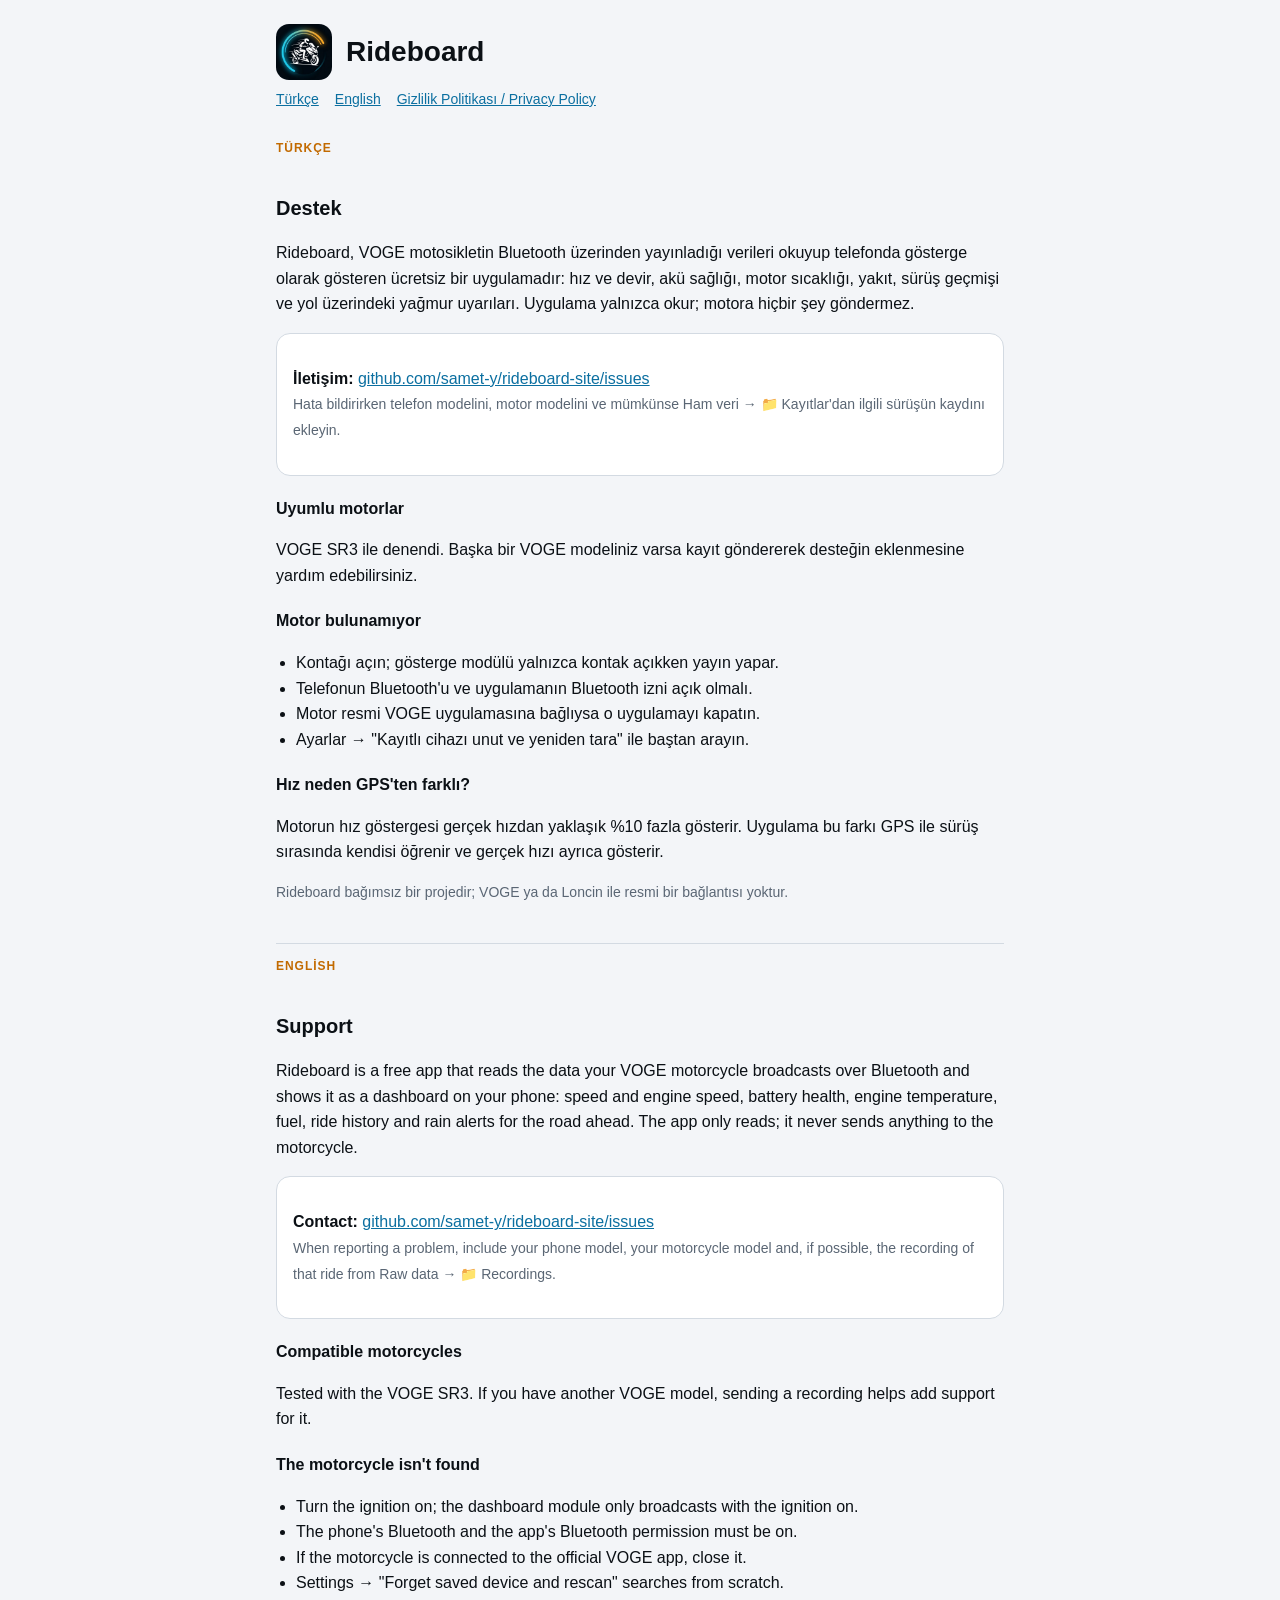
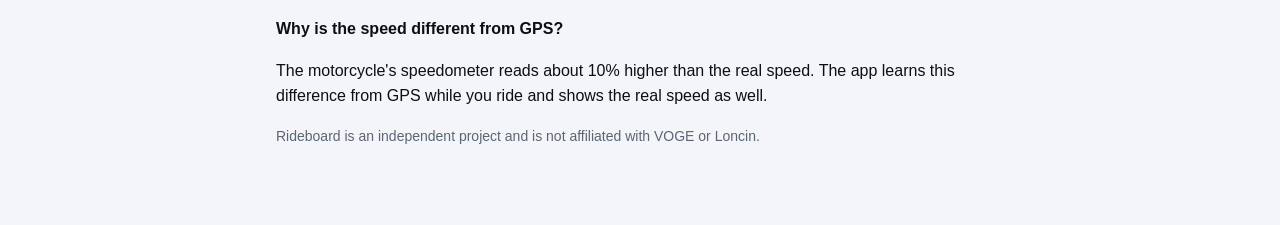
<file: index.html>
<!doctype html>
<html lang="tr">
<head>
<meta charset="utf-8">
<meta name="viewport" content="width=device-width, initial-scale=1">
<title>Rideboard · Destek / Support</title>
<link rel="icon" href="icon.png">
<link rel="stylesheet" href="style.css">
</head>
<body>
<main>
<header>
  <img src="icon.png" alt="">
  <h1>Rideboard</h1>
</header>
<nav>
  <a href="#tr">Türkçe</a>
  <a href="#en">English</a>
  <a href="privacy.html">Gizlilik Politikası / Privacy Policy</a>
</nav>

<section id="tr">
<span class="tag">Türkçe</span>
<h2>Destek</h2>
<p>Rideboard, VOGE motosikletin Bluetooth üzerinden yayınladığı verileri
okuyup telefonda gösterge olarak gösteren ücretsiz bir uygulamadır: hız ve
devir, akü sağlığı, motor sıcaklığı, yakıt, sürüş geçmişi ve yol üzerindeki
yağmur uyarıları. Uygulama yalnızca okur; motora hiçbir şey göndermez.</p>

<div class="card">
<p><strong>İletişim:</strong>
<a href="https://github.com/samet-y/rideboard-site/issues">github.com/samet-y/rideboard-site/issues</a><br>
<span class="dim">Hata bildirirken telefon modelini, motor modelini ve
mümkünse Ham veri → 📁 Kayıtlar'dan ilgili sürüşün kaydını ekleyin.</span></p>
</div>

<h3>Uyumlu motorlar</h3>
<p>VOGE SR3 ile denendi. Başka bir VOGE modeliniz varsa kayıt göndererek
desteğin eklenmesine yardım edebilirsiniz.</p>

<h3>Motor bulunamıyor</h3>
<ul>
  <li>Kontağı açın; gösterge modülü yalnızca kontak açıkken yayın yapar.</li>
  <li>Telefonun Bluetooth'u ve uygulamanın Bluetooth izni açık olmalı.</li>
  <li>Motor resmi VOGE uygulamasına bağlıysa o uygulamayı kapatın.</li>
  <li>Ayarlar → "Kayıtlı cihazı unut ve yeniden tara" ile baştan arayın.</li>
</ul>

<h3>Hız neden GPS'ten farklı?</h3>
<p>Motorun hız göstergesi gerçek hızdan yaklaşık %10 fazla gösterir. Uygulama
bu farkı GPS ile sürüş sırasında kendisi öğrenir ve gerçek hızı ayrıca
gösterir.</p>

<p class="dim">Rideboard bağımsız bir projedir; VOGE ya da Loncin ile resmi
bir bağlantısı yoktur.</p>
</section>

<section id="en" class="lang">
<span class="tag">English</span>
<h2>Support</h2>
<p>Rideboard is a free app that reads the data your VOGE motorcycle
broadcasts over Bluetooth and shows it as a dashboard on your phone: speed and
engine speed, battery health, engine temperature, fuel, ride history and rain
alerts for the road ahead. The app only reads; it never sends anything to the
motorcycle.</p>

<div class="card">
<p><strong>Contact:</strong>
<a href="https://github.com/samet-y/rideboard-site/issues">github.com/samet-y/rideboard-site/issues</a><br>
<span class="dim">When reporting a problem, include your phone model, your
motorcycle model and, if possible, the recording of that ride from Raw data →
📁 Recordings.</span></p>
</div>

<h3>Compatible motorcycles</h3>
<p>Tested with the VOGE SR3. If you have another VOGE model, sending a
recording helps add support for it.</p>

<h3>The motorcycle isn't found</h3>
<ul>
  <li>Turn the ignition on; the dashboard module only broadcasts with the
  ignition on.</li>
  <li>The phone's Bluetooth and the app's Bluetooth permission must be on.</li>
  <li>If the motorcycle is connected to the official VOGE app, close it.</li>
  <li>Settings → "Forget saved device and rescan" searches from scratch.</li>
</ul>

<h3>Why is the speed different from GPS?</h3>
<p>The motorcycle's speedometer reads about 10% higher than the real speed.
The app learns this difference from GPS while you ride and shows the real speed
as well.</p>

<p class="dim">Rideboard is an independent project and is not affiliated with
VOGE or Loncin.</p>
</section>
</main>
</body>
</html>
</file>
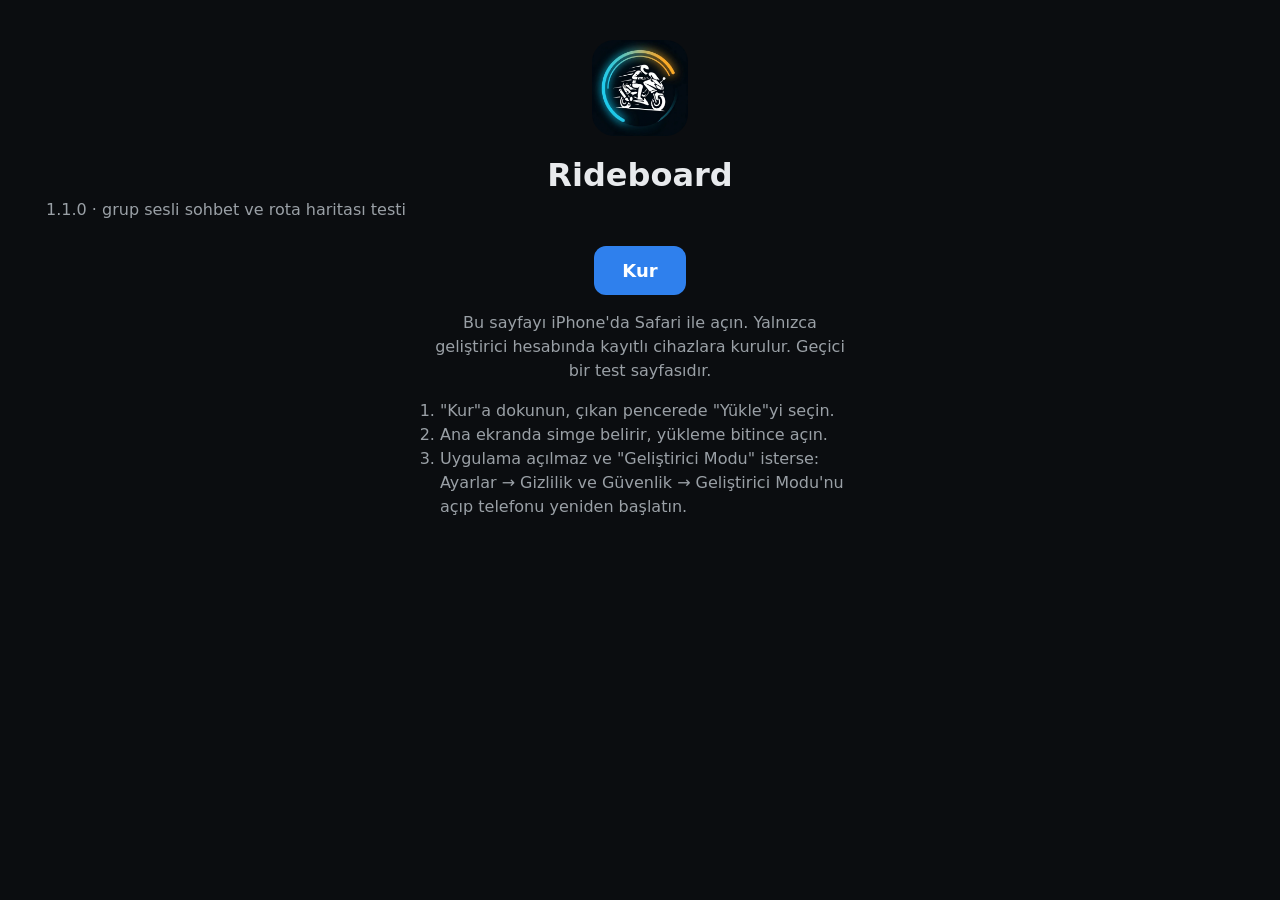
<file: install/index.html>
<!doctype html>
<html lang="tr">
<head>
<meta charset="utf-8">
<meta name="viewport" content="width=device-width, initial-scale=1">
<meta name="robots" content="noindex, nofollow">
<title>Rideboard kurulumu</title>
<style>
  body { font-family: -apple-system, system-ui, sans-serif; background: #0b0d10; color: #e8eaed; margin: 0; padding: 40px 16px; text-align: center; }
  img { width: 96px; height: 96px; border-radius: 22px; }
  h1 { margin: 16px 0 4px; }
  .ver { color: #9aa0a6; margin: 0; }
  a.btn { display: inline-block; margin-top: 24px; padding: 14px 28px; border-radius: 12px; background: #2f80ed; color: #fff; text-decoration: none; font-size: 18px; font-weight: 600; }
  p { color: #9aa0a6; max-width: 420px; margin: 16px auto; line-height: 1.5; }
  ol { text-align: left; color: #9aa0a6; max-width: 420px; margin: 16px auto; line-height: 1.5; padding-left: 20px; }
</style>
</head>
<body>
  <img src="../icon.png" alt="">
  <h1>Rideboard</h1>
  <p class="ver">1.1.0 · grup sesli sohbet ve rota haritası testi</p>
  <a class="btn" href="itms-services://?action=download-manifest&amp;url=https://samet-y.github.io/rideboard-site/install/manifest.plist">Kur</a>
  <p>Bu sayfayı iPhone'da Safari ile açın. Yalnızca geliştirici hesabında kayıtlı cihazlara kurulur. Geçici bir test sayfasıdır.</p>
  <ol>
    <li>"Kur"a dokunun, çıkan pencerede "Yükle"yi seçin.</li>
    <li>Ana ekranda simge belirir, yükleme bitince açın.</li>
    <li>Uygulama açılmaz ve "Geliştirici Modu" isterse: Ayarlar → Gizlilik ve Güvenlik → Geliştirici Modu'nu açıp telefonu yeniden başlatın.</li>
  </ol>
</body>
</html>
</file>
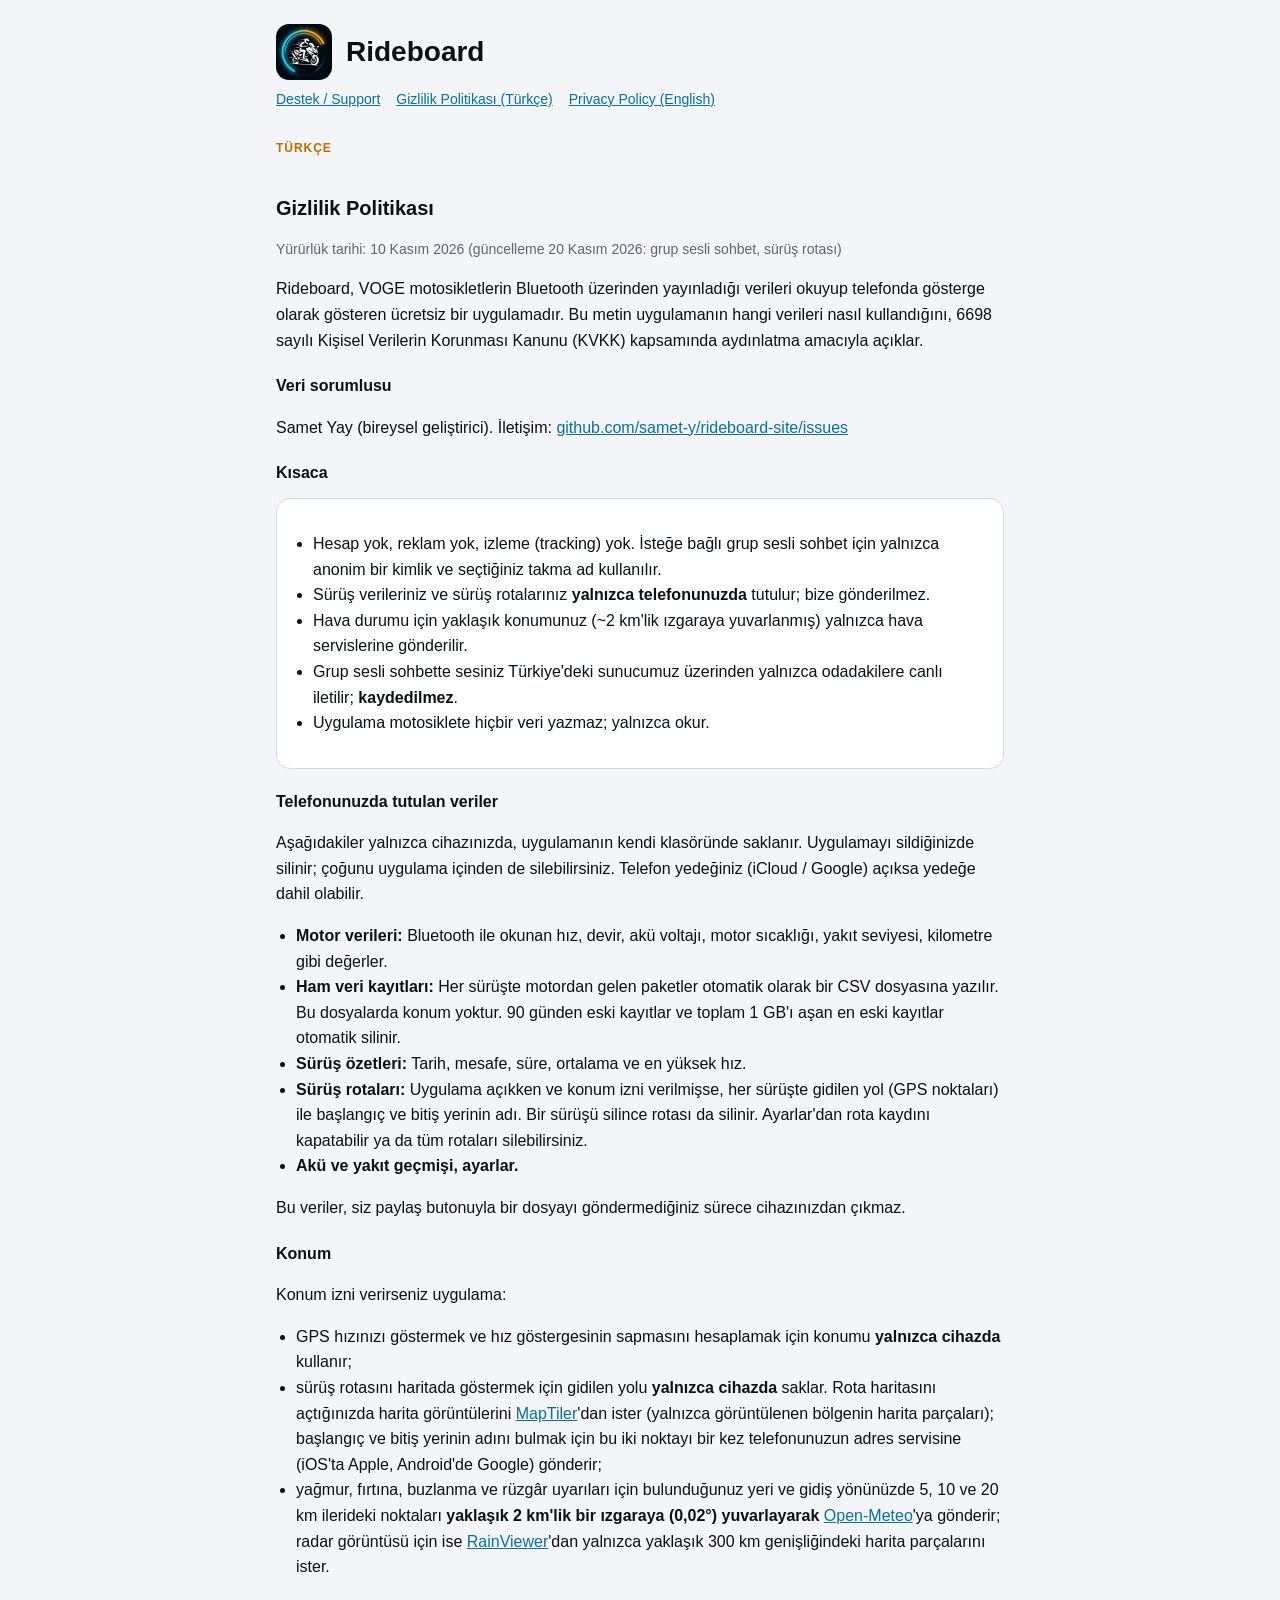
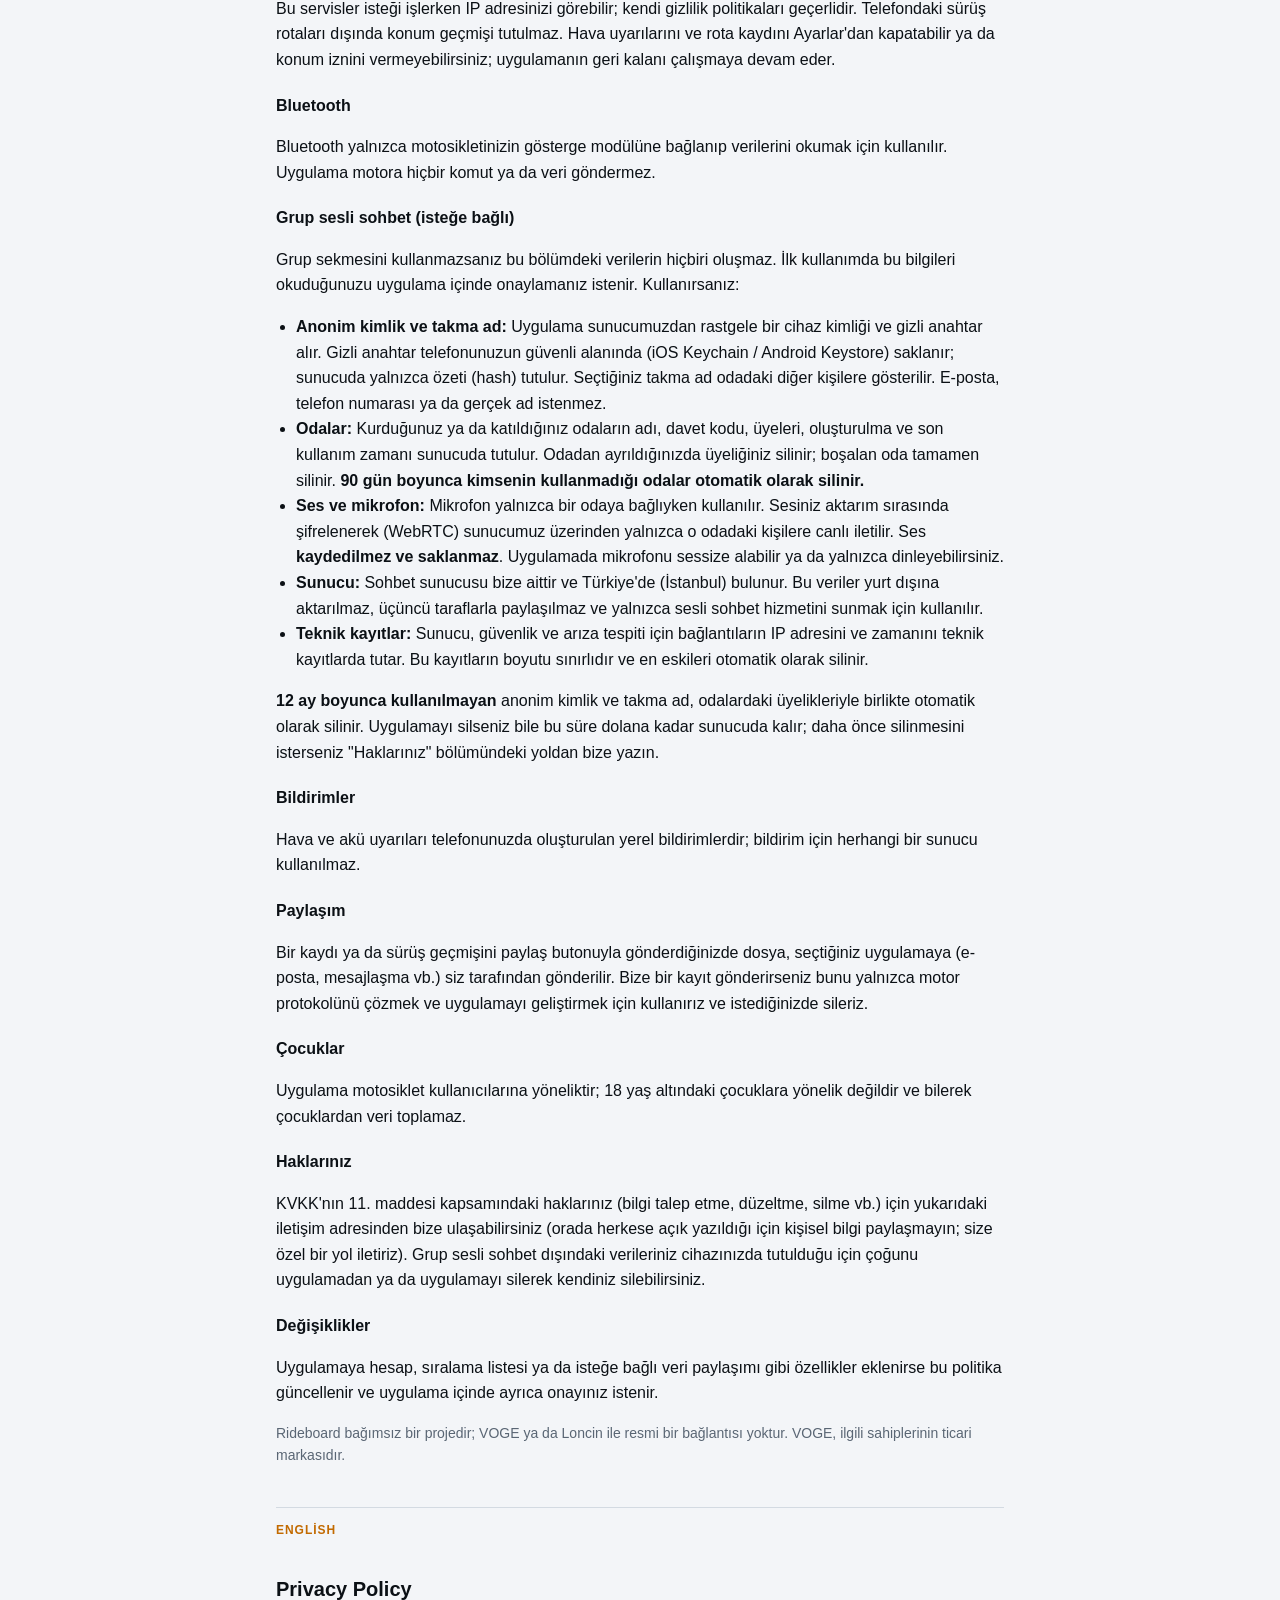
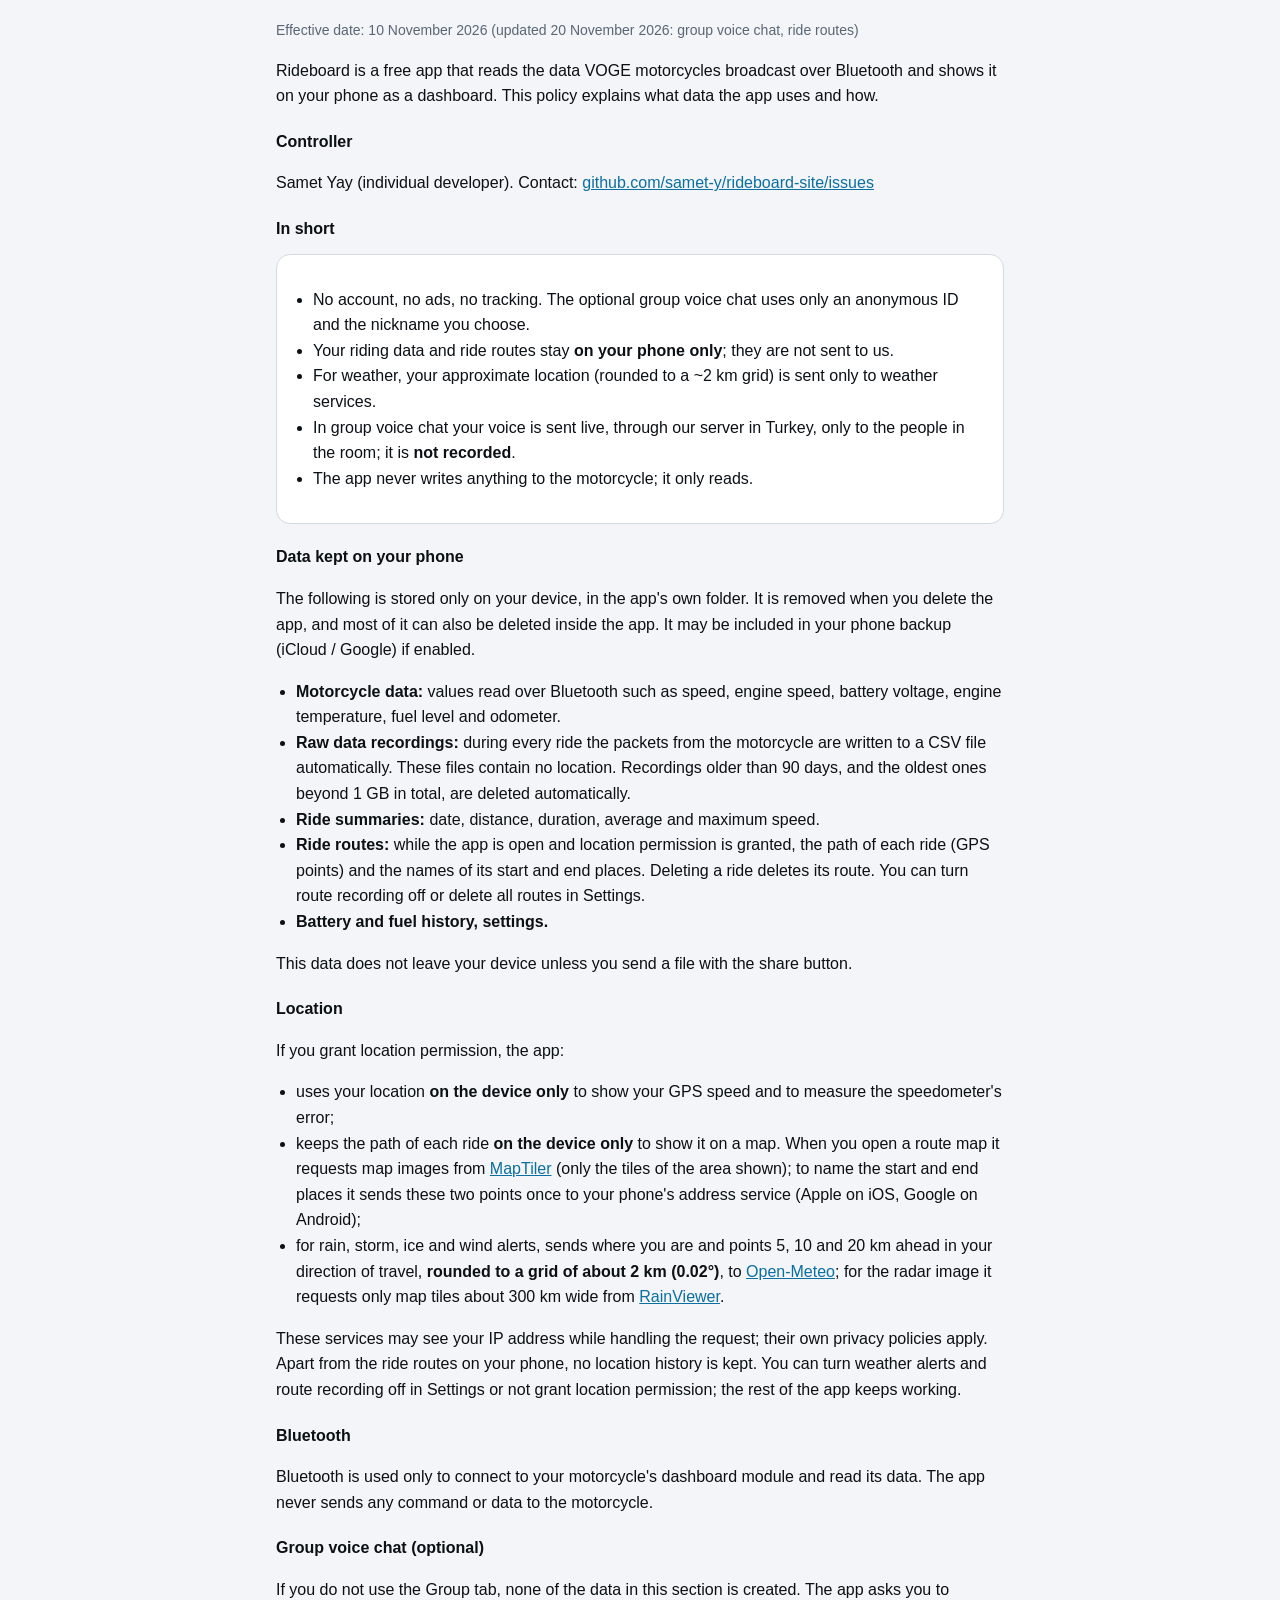
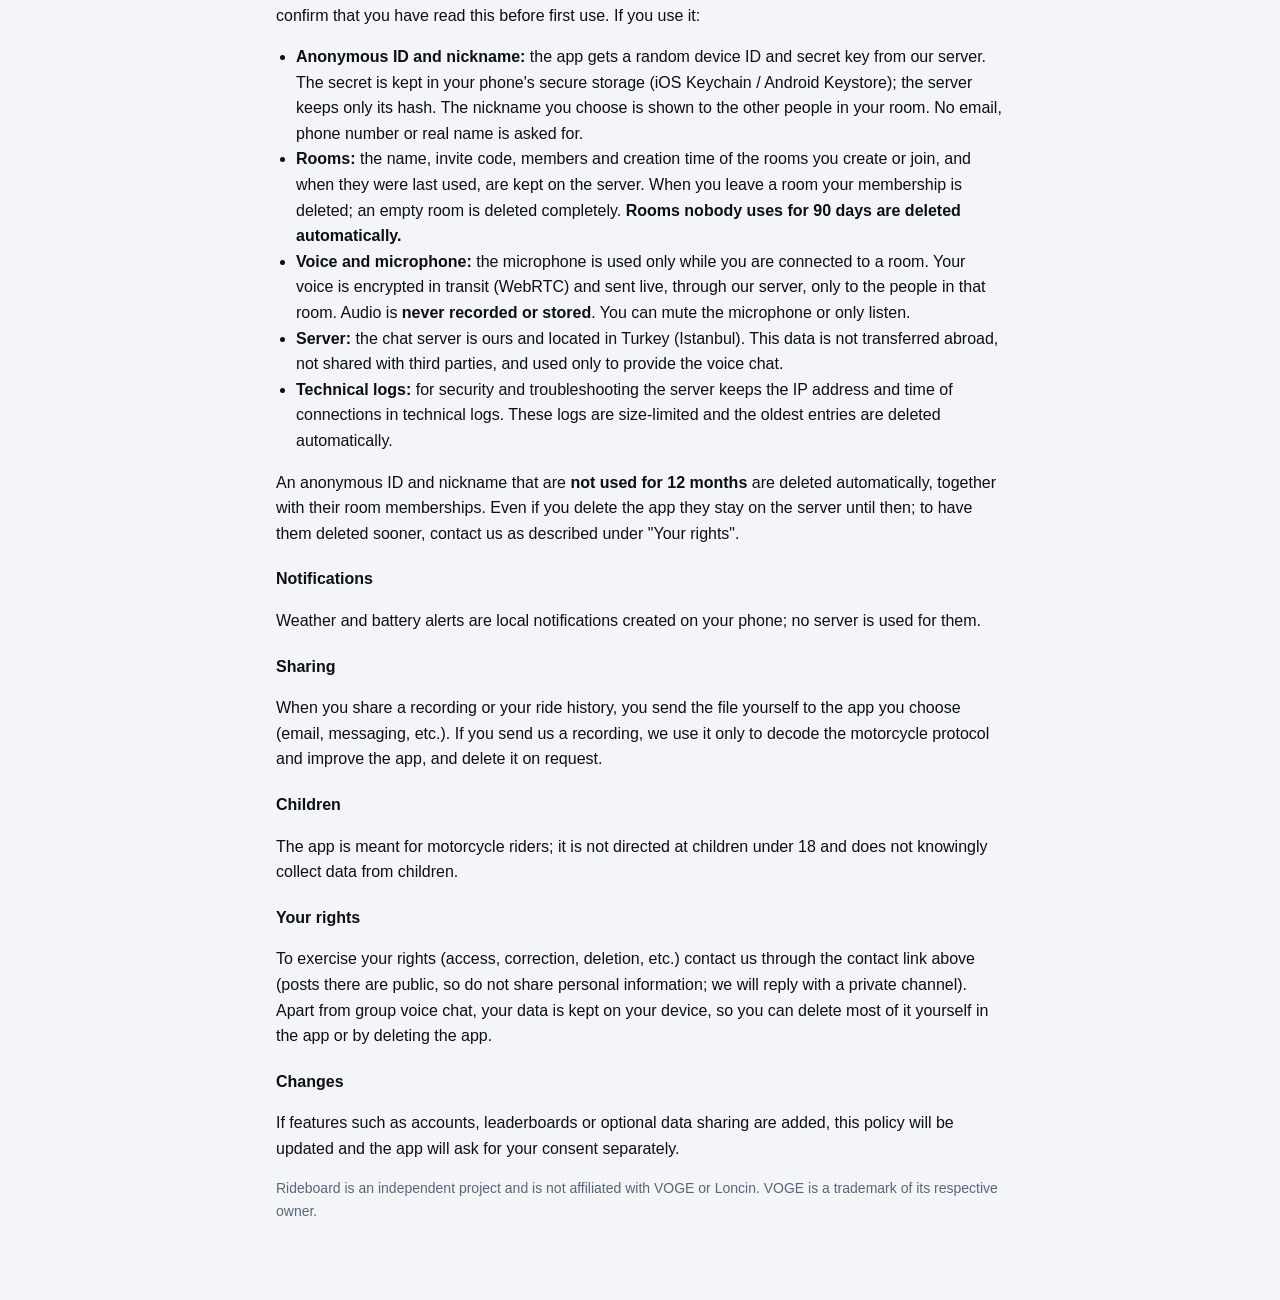
<file: privacy.html>
<!doctype html>
<html lang="tr">
<head>
<meta charset="utf-8">
<meta name="viewport" content="width=device-width, initial-scale=1">
<title>Rideboard · Gizlilik Politikası / Privacy Policy</title>
<link rel="icon" href="icon.png">
<link rel="stylesheet" href="style.css">
</head>
<body>
<main>
<header>
  <img src="icon.png" alt="">
  <h1>Rideboard</h1>
</header>
<nav>
  <a href="index.html">Destek / Support</a>
  <a href="#tr">Gizlilik Politikası (Türkçe)</a>
  <a href="#en">Privacy Policy (English)</a>
</nav>

<section id="tr">
<span class="tag">Türkçe</span>
<h2>Gizlilik Politikası</h2>
<p class="dim">Yürürlük tarihi: 10 Kasım 2026 (güncelleme 20 Kasım 2026: grup sesli sohbet, sürüş rotası)</p>

<p>Rideboard, VOGE motosikletlerin Bluetooth üzerinden yayınladığı verileri
okuyup telefonda gösterge olarak gösteren ücretsiz bir uygulamadır. Bu metin
uygulamanın hangi verileri nasıl kullandığını, 6698 sayılı Kişisel Verilerin
Korunması Kanunu (KVKK) kapsamında aydınlatma amacıyla açıklar.</p>

<h3>Veri sorumlusu</h3>
<p>Samet Yay (bireysel geliştirici). İletişim:
<a href="https://github.com/samet-y/rideboard-site/issues">github.com/samet-y/rideboard-site/issues</a></p>

<h3>Kısaca</h3>
<div class="card">
<ul>
  <li>Hesap yok, reklam yok, izleme (tracking) yok. İsteğe bağlı grup sesli
  sohbet için yalnızca anonim bir kimlik ve seçtiğiniz takma ad kullanılır.</li>
  <li>Sürüş verileriniz ve sürüş rotalarınız <strong>yalnızca
  telefonunuzda</strong> tutulur; bize gönderilmez.</li>
  <li>Hava durumu için yaklaşık konumunuz (~2 km'lik ızgaraya yuvarlanmış) yalnızca hava
  servislerine gönderilir.</li>
  <li>Grup sesli sohbette sesiniz Türkiye'deki sunucumuz üzerinden yalnızca
  odadakilere canlı iletilir; <strong>kaydedilmez</strong>.</li>
  <li>Uygulama motosiklete hiçbir veri yazmaz; yalnızca okur.</li>
</ul>
</div>

<h3>Telefonunuzda tutulan veriler</h3>
<p>Aşağıdakiler yalnızca cihazınızda, uygulamanın kendi klasöründe saklanır.
Uygulamayı sildiğinizde silinir; çoğunu uygulama içinden de silebilirsiniz.
Telefon yedeğiniz (iCloud / Google) açıksa yedeğe dahil olabilir.</p>
<ul>
  <li><strong>Motor verileri:</strong> Bluetooth ile okunan hız, devir, akü
  voltajı, motor sıcaklığı, yakıt seviyesi, kilometre gibi değerler.</li>
  <li><strong>Ham veri kayıtları:</strong> Her sürüşte motordan gelen paketler
  otomatik olarak bir CSV dosyasına yazılır. Bu dosyalarda konum yoktur. 90
  günden eski kayıtlar ve toplam 1 GB'ı aşan en eski kayıtlar otomatik
  silinir.</li>
  <li><strong>Sürüş özetleri:</strong> Tarih, mesafe, süre, ortalama ve
  en yüksek hız.</li>
  <li><strong>Sürüş rotaları:</strong> Uygulama açıkken ve konum izni
  verilmişse, her sürüşte gidilen yol (GPS noktaları) ile başlangıç ve bitiş
  yerinin adı. Bir sürüşü silince rotası da silinir. Ayarlar'dan rota kaydını
  kapatabilir ya da tüm rotaları silebilirsiniz.</li>
  <li><strong>Akü ve yakıt geçmişi, ayarlar.</strong></li>
</ul>
<p>Bu veriler, siz paylaş butonuyla bir dosyayı göndermediğiniz sürece
cihazınızdan çıkmaz.</p>

<h3>Konum</h3>
<p>Konum izni verirseniz uygulama:</p>
<ul>
  <li>GPS hızınızı göstermek ve hız göstergesinin sapmasını hesaplamak için
  konumu <strong>yalnızca cihazda</strong> kullanır;</li>
  <li>sürüş rotasını haritada göstermek için gidilen yolu <strong>yalnızca
  cihazda</strong> saklar. Rota haritasını açtığınızda harita görüntülerini
  <a href="https://www.maptiler.com/privacy-policy/">MapTiler</a>'dan ister
  (yalnızca görüntülenen bölgenin harita parçaları); başlangıç ve bitiş
  yerinin adını bulmak için bu iki noktayı bir kez telefonunuzun adres
  servisine (iOS'ta Apple, Android'de Google) gönderir;</li>
  <li>yağmur, fırtına, buzlanma ve rüzgâr uyarıları için bulunduğunuz yeri ve
  gidiş yönünüzde 5, 10 ve 20 km ilerideki noktaları
  <strong>yaklaşık 2 km'lik bir ızgaraya (0,02°) yuvarlayarak</strong>
  <a href="https://open-meteo.com/en/terms">Open-Meteo</a>'ya gönderir;
  radar görüntüsü için ise
  <a href="https://www.rainviewer.com/privacy.html">RainViewer</a>'dan
  yalnızca yaklaşık 300 km genişliğindeki harita parçalarını ister.</li>
</ul>
<p>Bu servisler isteği işlerken IP adresinizi görebilir; kendi gizlilik
politikaları geçerlidir. Telefondaki sürüş rotaları dışında konum geçmişi
tutulmaz. Hava uyarılarını ve rota kaydını Ayarlar'dan kapatabilir ya da
konum iznini vermeyebilirsiniz; uygulamanın geri kalanı çalışmaya devam
eder.</p>

<h3>Bluetooth</h3>
<p>Bluetooth yalnızca motosikletinizin gösterge modülüne bağlanıp verilerini
okumak için kullanılır. Uygulama motora hiçbir komut ya da veri göndermez.</p>

<h3>Grup sesli sohbet (isteğe bağlı)</h3>
<p>Grup sekmesini kullanmazsanız bu bölümdeki verilerin hiçbiri oluşmaz.
İlk kullanımda bu bilgileri okuduğunuzu uygulama içinde onaylamanız istenir.
Kullanırsanız:</p>
<ul>
  <li><strong>Anonim kimlik ve takma ad:</strong> Uygulama sunucumuzdan
  rastgele bir cihaz kimliği ve gizli anahtar alır. Gizli anahtar telefonunuzun
  güvenli alanında (iOS Keychain / Android Keystore) saklanır; sunucuda
  yalnızca özeti (hash) tutulur. Seçtiğiniz takma ad odadaki diğer kişilere
  gösterilir. E-posta, telefon numarası ya da gerçek ad istenmez.</li>
  <li><strong>Odalar:</strong> Kurduğunuz ya da katıldığınız odaların adı,
  davet kodu, üyeleri, oluşturulma ve son kullanım zamanı sunucuda tutulur.
  Odadan ayrıldığınızda üyeliğiniz silinir; boşalan oda tamamen silinir.
  <strong>90 gün boyunca kimsenin kullanmadığı odalar otomatik olarak
  silinir.</strong></li>
  <li><strong>Ses ve mikrofon:</strong> Mikrofon yalnızca bir odaya bağlıyken
  kullanılır. Sesiniz aktarım sırasında şifrelenerek (WebRTC) sunucumuz
  üzerinden yalnızca o odadaki kişilere canlı iletilir. Ses
  <strong>kaydedilmez ve saklanmaz</strong>. Uygulamada mikrofonu sessize
  alabilir ya da yalnızca dinleyebilirsiniz.</li>
  <li><strong>Sunucu:</strong> Sohbet sunucusu bize aittir ve Türkiye'de
  (İstanbul) bulunur. Bu veriler yurt dışına aktarılmaz, üçüncü taraflarla
  paylaşılmaz ve yalnızca sesli sohbet hizmetini sunmak için kullanılır.</li>
  <li><strong>Teknik kayıtlar:</strong> Sunucu, güvenlik ve arıza tespiti için
  bağlantıların IP adresini ve zamanını teknik kayıtlarda tutar. Bu kayıtların
  boyutu sınırlıdır ve en eskileri otomatik olarak silinir.</li>
</ul>
<p><strong>12 ay boyunca kullanılmayan</strong> anonim kimlik ve takma ad,
odalardaki üyelikleriyle birlikte otomatik olarak silinir. Uygulamayı
silseniz bile bu süre dolana kadar sunucuda kalır; daha önce silinmesini
isterseniz "Haklarınız" bölümündeki yoldan bize yazın.</p>

<h3>Bildirimler</h3>
<p>Hava ve akü uyarıları telefonunuzda oluşturulan yerel bildirimlerdir;
bildirim için herhangi bir sunucu kullanılmaz.</p>

<h3>Paylaşım</h3>
<p>Bir kaydı ya da sürüş geçmişini paylaş butonuyla gönderdiğinizde dosya,
seçtiğiniz uygulamaya (e-posta, mesajlaşma vb.) siz tarafından gönderilir.
Bize bir kayıt gönderirseniz bunu yalnızca motor protokolünü çözmek ve
uygulamayı geliştirmek için kullanırız ve istediğinizde sileriz.</p>

<h3>Çocuklar</h3>
<p>Uygulama motosiklet kullanıcılarına yöneliktir; 18 yaş altındaki
çocuklara yönelik değildir ve bilerek çocuklardan veri toplamaz.</p>

<h3>Haklarınız</h3>
<p>KVKK'nın 11. maddesi kapsamındaki haklarınız (bilgi talep etme, düzeltme,
silme vb.) için yukarıdaki iletişim adresinden bize ulaşabilirsiniz (orada herkese açık yazıldığı için kişisel bilgi paylaşmayın; size özel bir yol iletiriz). Grup sesli sohbet dışındaki verileriniz
cihazınızda tutulduğu için çoğunu uygulamadan ya da uygulamayı silerek kendiniz
silebilirsiniz.</p>

<h3>Değişiklikler</h3>
<p>Uygulamaya hesap, sıralama listesi ya da isteğe bağlı veri paylaşımı gibi
özellikler eklenirse bu politika güncellenir ve uygulama içinde ayrıca onayınız
istenir.</p>

<p class="dim">Rideboard bağımsız bir projedir; VOGE ya da Loncin ile resmi
bir bağlantısı yoktur. VOGE, ilgili sahiplerinin ticari markasıdır.</p>
</section>

<section id="en" class="lang">
<span class="tag">English</span>
<h2>Privacy Policy</h2>
<p class="dim">Effective date: 10 November 2026 (updated 20 November 2026: group voice chat, ride routes)</p>

<p>Rideboard is a free app that reads the data VOGE motorcycles broadcast over
Bluetooth and shows it on your phone as a dashboard. This policy explains what
data the app uses and how.</p>

<h3>Controller</h3>
<p>Samet Yay (individual developer). Contact:
<a href="https://github.com/samet-y/rideboard-site/issues">github.com/samet-y/rideboard-site/issues</a></p>

<h3>In short</h3>
<div class="card">
<ul>
  <li>No account, no ads, no tracking. The optional group voice chat uses only
  an anonymous ID and the nickname you choose.</li>
  <li>Your riding data and ride routes stay <strong>on your phone
  only</strong>; they are not sent to us.</li>
  <li>For weather, your approximate location (rounded to a ~2 km grid) is sent only
  to weather services.</li>
  <li>In group voice chat your voice is sent live, through our server in
  Turkey, only to the people in the room; it is <strong>not recorded</strong>.</li>
  <li>The app never writes anything to the motorcycle; it only reads.</li>
</ul>
</div>

<h3>Data kept on your phone</h3>
<p>The following is stored only on your device, in the app's own folder. It is
removed when you delete the app, and most of it can also be deleted inside the
app. It may be included in your phone backup (iCloud / Google) if enabled.</p>
<ul>
  <li><strong>Motorcycle data:</strong> values read over Bluetooth such as
  speed, engine speed, battery voltage, engine temperature, fuel level and
  odometer.</li>
  <li><strong>Raw data recordings:</strong> during every ride the packets from
  the motorcycle are written to a CSV file automatically. These files contain
  no location. Recordings older than 90 days, and the oldest ones beyond 1 GB
  in total, are deleted automatically.</li>
  <li><strong>Ride summaries:</strong> date, distance, duration, average and
  maximum speed.</li>
  <li><strong>Ride routes:</strong> while the app is open and location
  permission is granted, the path of each ride (GPS points) and the names of
  its start and end places. Deleting a ride deletes its route. You can turn
  route recording off or delete all routes in Settings.</li>
  <li><strong>Battery and fuel history, settings.</strong></li>
</ul>
<p>This data does not leave your device unless you send a file with the share
button.</p>

<h3>Location</h3>
<p>If you grant location permission, the app:</p>
<ul>
  <li>uses your location <strong>on the device only</strong> to show your GPS
  speed and to measure the speedometer's error;</li>
  <li>keeps the path of each ride <strong>on the device only</strong> to show
  it on a map. When you open a route map it requests map images from
  <a href="https://www.maptiler.com/privacy-policy/">MapTiler</a> (only the
  tiles of the area shown); to name the start and end places it sends these
  two points once to your phone's address service (Apple on iOS, Google on
  Android);</li>
  <li>for rain, storm, ice and wind alerts, sends where you are and points 5,
  10 and 20 km ahead in your direction of travel,
  <strong>rounded to a grid of about 2 km (0.02°)</strong>, to
  <a href="https://open-meteo.com/en/terms">Open-Meteo</a>; for the radar
  image it requests only map tiles about 300 km wide from
  <a href="https://www.rainviewer.com/privacy.html">RainViewer</a>.</li>
</ul>
<p>These services may see your IP address while handling the request; their
own privacy policies apply. Apart from the ride routes on your phone, no
location history is kept. You can turn weather alerts and route recording off
in Settings or not grant location permission; the rest of the app keeps
working.</p>

<h3>Bluetooth</h3>
<p>Bluetooth is used only to connect to your motorcycle's dashboard module and
read its data. The app never sends any command or data to the motorcycle.</p>

<h3>Group voice chat (optional)</h3>
<p>If you do not use the Group tab, none of the data in this section is
created. The app asks you to confirm that you have read this before first use.
If you use it:</p>
<ul>
  <li><strong>Anonymous ID and nickname:</strong> the app gets a random device
  ID and secret key from our server. The secret is kept in your phone's secure
  storage (iOS Keychain / Android Keystore); the server keeps only its hash.
  The nickname you choose is shown to the other people in your room. No email,
  phone number or real name is asked for.</li>
  <li><strong>Rooms:</strong> the name, invite code, members and creation time
  of the rooms you create or join, and when they were last used, are kept on
  the server. When you leave a room your membership is deleted; an empty room
  is deleted completely. <strong>Rooms nobody uses for 90 days are deleted
  automatically.</strong></li>
  <li><strong>Voice and microphone:</strong> the microphone is used only while
  you are connected to a room. Your voice is encrypted in transit (WebRTC) and
  sent live, through our server, only to the people in that room. Audio is
  <strong>never recorded or stored</strong>. You can mute the microphone or
  only listen.</li>
  <li><strong>Server:</strong> the chat server is ours and located in Turkey
  (Istanbul). This data is not transferred abroad, not shared with third
  parties, and used only to provide the voice chat.</li>
  <li><strong>Technical logs:</strong> for security and troubleshooting the
  server keeps the IP address and time of connections in technical logs. These
  logs are size-limited and the oldest entries are deleted automatically.</li>
</ul>
<p>An anonymous ID and nickname that are <strong>not used for 12
months</strong> are deleted automatically, together with their room
memberships. Even if you delete the app they stay on the server until then;
to have them deleted sooner, contact us as described under "Your rights".</p>

<h3>Notifications</h3>
<p>Weather and battery alerts are local notifications created on your phone; no
server is used for them.</p>

<h3>Sharing</h3>
<p>When you share a recording or your ride history, you send the file yourself
to the app you choose (email, messaging, etc.). If you send us a recording, we
use it only to decode the motorcycle protocol and improve the app, and delete
it on request.</p>

<h3>Children</h3>
<p>The app is meant for motorcycle riders; it is not directed at children under
18 and does not knowingly collect data from children.</p>

<h3>Your rights</h3>
<p>To exercise your rights (access, correction, deletion, etc.) contact us through
the contact link above (posts there are public, so do not share personal
information; we will reply with a private channel). Apart from group voice chat, your data is kept on your device, so you can delete most
of it yourself in the app or by deleting the app.</p>

<h3>Changes</h3>
<p>If features such as accounts, leaderboards or optional data sharing are
added, this policy will be updated and the app will ask for your consent
separately.</p>

<p class="dim">Rideboard is an independent project and is not affiliated with
VOGE or Loncin. VOGE is a trademark of its respective owner.</p>
</section>
</main>
</body>
</html>
</file>
<file: style.css>
:root {
  --bg: #f3f5f8;
  --surface: #ffffff;
  --text: #0b1015;
  --dim: #5a6674;
  --line: #d3dae2;
  --accent: #c26a00;
  --link: #0b6fa0;
}
@media (prefers-color-scheme: dark) {
  :root {
    --bg: #05070a;
    --surface: #10161d;
    --text: #f2f5f8;
    --dim: #8a96a3;
    --line: #1f2833;
    --accent: #ffb020;
    --link: #22d3ee;
  }
}
* { box-sizing: border-box; }
html { -webkit-text-size-adjust: 100%; }
body {
  margin: 0;
  background: var(--bg);
  color: var(--text);
  font: 16px/1.6 -apple-system, BlinkMacSystemFont, "Segoe UI", Roboto, sans-serif;
}
main { max-width: 760px; margin: 0 auto; padding: 24px 16px 64px; }
header { display: flex; align-items: center; gap: 14px; margin-bottom: 8px; }
header img { width: 56px; height: 56px; border-radius: 13px; }
header h1 { margin: 0; font-size: 28px; }
nav { display: flex; flex-wrap: wrap; gap: 8px 16px; margin: 8px 0 24px; font-size: 14px; }
a { color: var(--link); }
h2 { font-size: 20px; margin: 32px 0 8px; }
h3 { font-size: 16px; margin: 20px 0 4px; }
p, li { color: var(--text); }
.dim { color: var(--dim); font-size: 14px; }
.card {
  background: var(--surface);
  border: 1px solid var(--line);
  border-radius: 14px;
  padding: 16px;
  margin: 12px 0;
}
.lang { border-top: 1px solid var(--line); margin-top: 40px; padding-top: 8px; }
.tag {
  display: inline-block;
  font-size: 12px;
  font-weight: 700;
  letter-spacing: .08em;
  color: var(--accent);
  text-transform: uppercase;
}
ul { padding-left: 20px; }
</file>
